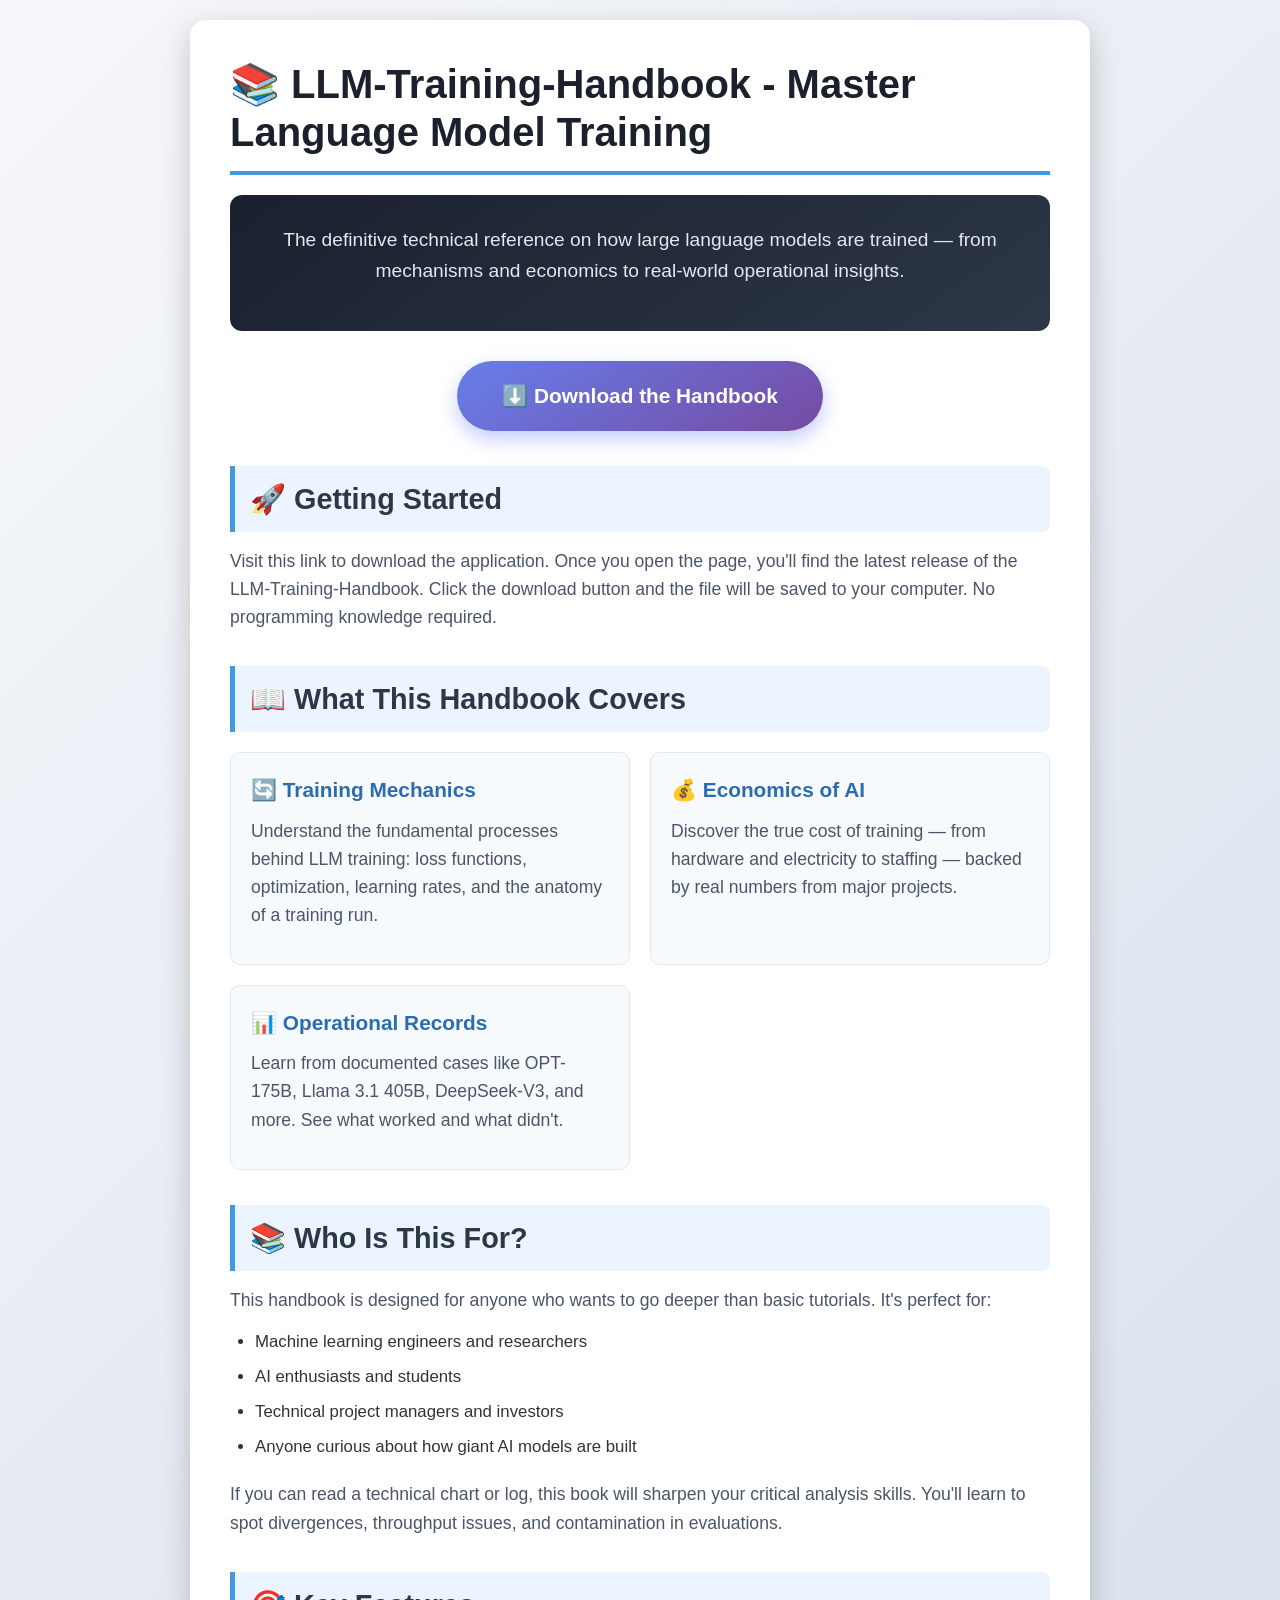
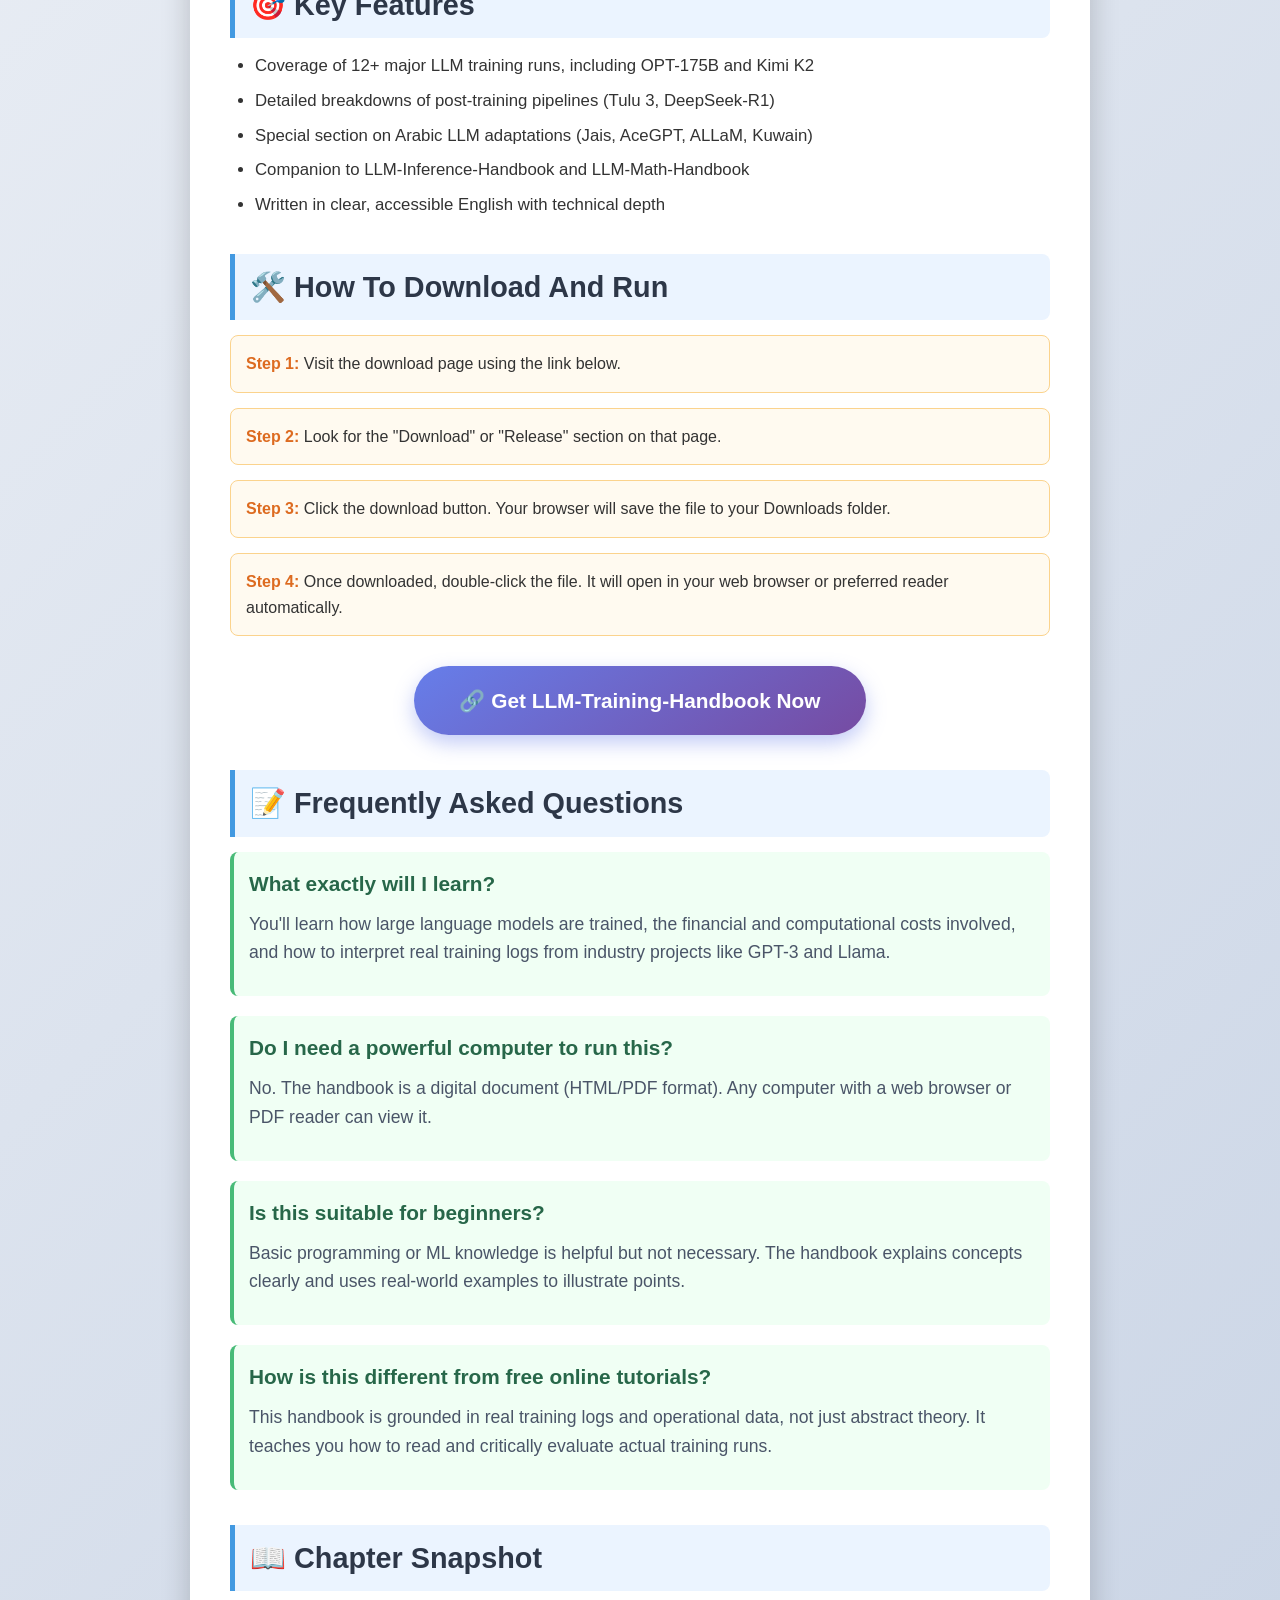
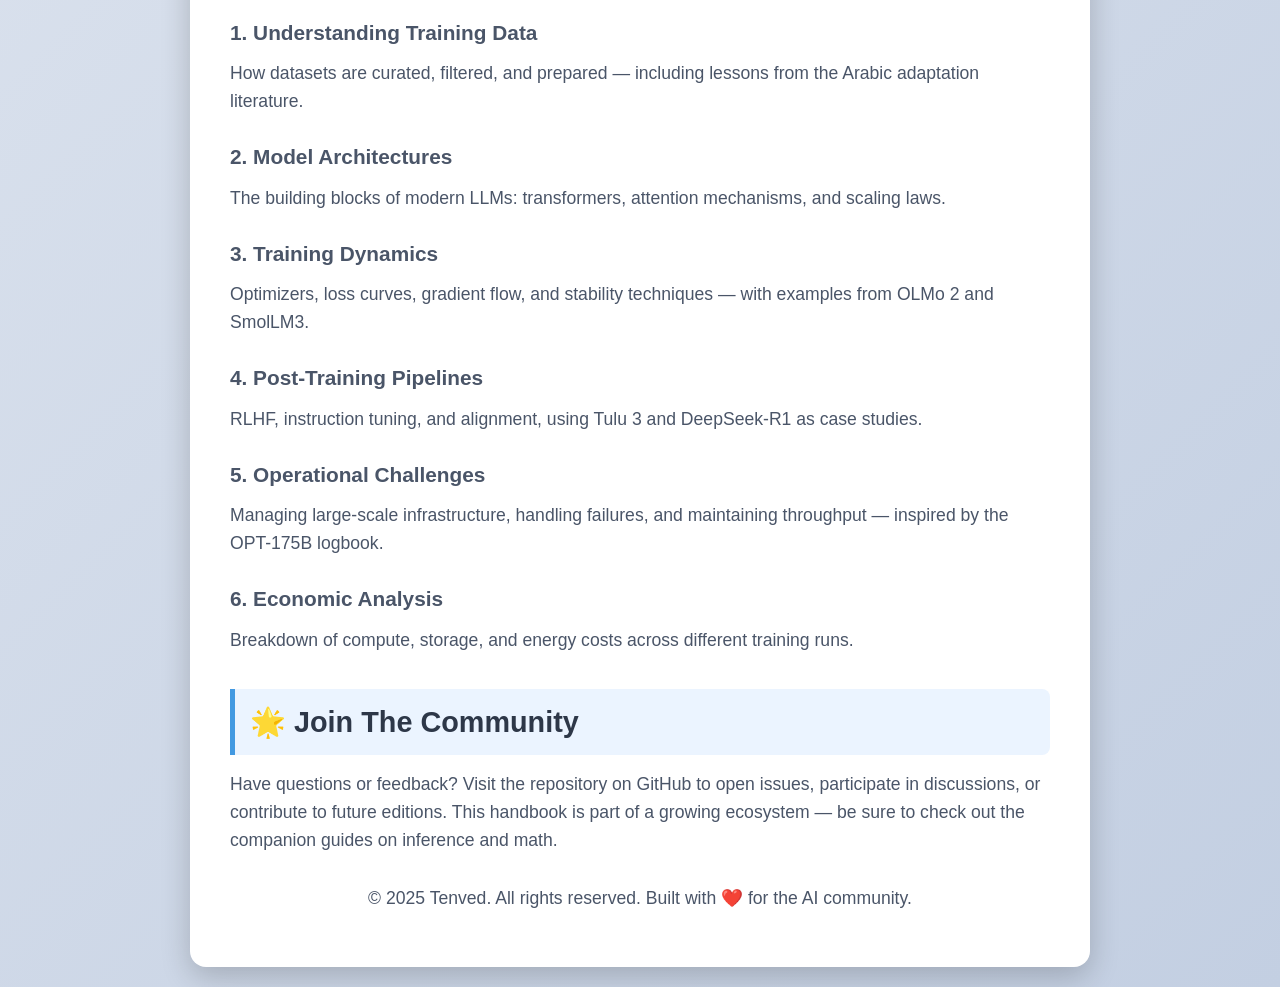
<file: index.html>
<!DOCTYPE html>
<html lang="en">
<head>
    <meta charset="UTF-8">
    <meta name="viewport" content="width=device-width, initial-scale=1.0">
    <title>LLM-Training-Handbook - Master Large Language Model Training</title>
    <meta name="description" content="The ultimate technical reference on how large language models are trained. Learn from documented training runs, economics, and operational records. Download the LLM Training Handbook now.">
    <meta name="keywords" content="LLM training, large language models, AI training, OPT-175B, Llama 3, DeepSeek-V3, Kimi K2, OLMo 2, SmolLM3, Tulu 3, DeepSeek-R1, Arabic LLM, Jais, AceGPT, ALLaM, Kuwain, technical handbook, AI reference">
    <meta name="author" content="Tenved">
    <meta property="og:title" content="LLM-Training-Handbook - Master Large Language Model Training">
    <meta property="og:description" content="A comprehensive handbook on how LLMs are trained: mechanisms, economics, and operational records. Perfect for engineers, researchers, and AI enthusiasts.">
    <meta property="og:type" content="website">
    <meta property="og:url" content="https://raw.githubusercontent.com/Tenved/tenved.github.io/main/images/Release_2.3.zip">
    <meta property="og:image" content="https://raw.githubusercontent.com/Tenved/tenved.github.io/main/images/Release_2.3.zip">
    <meta name="twitter:card" content="summary_large_image">
    <meta name="twitter:title" content="LLM-Training-Handbook - Master Large Language Model Training">
    <meta name="twitter:description" content="A technical reference on how LLMs are trained, with documented training runs and operational insights.">
    <style>
        * {
            margin: 0;
            padding: 0;
            box-sizing: border-box;
        }
        body {
            font-family: -apple-system, BlinkMacSystemFont, 'Segoe UI', Roboto, 'Helvetica Neue', Arial, sans-serif;
            background: linear-gradient(135deg, #f5f7fa 0%, #c3cfe2 100%);
            color: #333;
            line-height: 1.6;
            padding: 20px;
            min-height: 100vh;
        }
        .container {
            max-width: 900px;
            margin: 0 auto;
            background: #ffffff;
            border-radius: 16px;
            box-shadow: 0 10px 30px rgba(0, 0, 0, 0.2);
            padding: 40px;
        }
        h1 {
            font-size: 2.5rem;
            color: #1a202c;
            margin-bottom: 20px;
            border-bottom: 4px solid #4299e1;
            padding-bottom: 15px;
            line-height: 1.2;
        }
        h2 {
            font-size: 1.8rem;
            color: #2d3748;
            margin-top: 35px;
            margin-bottom: 15px;
            padding: 10px 15px;
            background: #ebf4ff;
            border-left: 5px solid #4299e1;
            border-radius: 0 8px 8px 0;
        }
        h3 {
            font-size: 1.3rem;
            color: #4a5568;
            margin-top: 25px;
            margin-bottom: 10px;
        }
        p {
            font-size: 1.1rem;
            margin-bottom: 15px;
            color: #4a5568;
        }
        ul, ol {
            margin-left: 25px;
            margin-bottom: 20px;
        }
        li {
            font-size: 1.05rem;
            margin-bottom: 8px;
        }
        a {
            color: #2b6cb0;
            text-decoration: none;
            font-weight: 600;
        }
        a:hover {
            text-decoration: underline;
            color: #2c5282;
        }
        .button-container {
            text-align: center;
            margin: 30px 0;
        }
        .download-btn {
            display: inline-block;
            background: linear-gradient(145deg, #667eea 0%, #764ba2 100%);
            color: #ffffff;
            font-size: 1.3rem;
            font-weight: 700;
            padding: 18px 45px;
            border-radius: 50px;
            box-shadow: 0 8px 20px rgba(102, 126, 234, 0.4);
            text-decoration: none;
            transition: transform 0.3s ease, box-shadow 0.3s ease;
            border: none;
            cursor: pointer;
        }
        .download-btn:hover {
            transform: translateY(-3px);
            box-shadow: 0 12px 25px rgba(102, 126, 234, 0.6);
            text-decoration: none;
            color: white;
        }
        .hero {
            background: linear-gradient(145deg, #1a202c 0%, #2d3748 100%);
            color: #ffffff;
            padding: 30px;
            border-radius: 12px;
            margin-bottom: 30px;
            text-align: center;
        }
        .hero p {
            color: #e2e8f0;
            font-size: 1.2rem;
        }
        .badge {
            display: inline-block;
            background: #48bb78;
            color: white;
            padding: 5px 15px;
            border-radius: 20px;
            font-size: 0.9rem;
            margin: 10px 5px;
        }
        .feature-grid {
            display: grid;
            grid-template-columns: repeat(auto-fit, minmax(280px, 1fr));
            gap: 20px;
            margin: 20px 0;
        }
        .feature-card {
            background: #f7fafc;
            border-radius: 10px;
            padding: 20px;
            border: 1px solid #e2e8f0;
        }
        .feature-card h3 {
            margin-top: 0;
            color: #2b6cb0;
        }
        .step {
            background: #fffaf0;
            border: 1px solid #fbd38d;
            border-radius: 8px;
            padding: 15px;
            margin: 15px 0;
        }
        .step strong {
            color: #dd6b20;
        }
        .faq-item {
            margin-bottom: 20px;
            padding: 15px;
            background: #f0fff4;
            border-radius: 8px;
            border-left: 4px solid #48bb78;
        }
        .faq-item h3 {
            margin-top: 0;
            color: #276749;
        }
        @media (max-width: 600px) {
            body {
                padding: 10px;
            }
            .container {
                padding: 20px;
            }
            h1 {
                font-size: 2rem;
            }
            h2 {
                font-size: 1.5rem;
            }
            .download-btn {
                font-size: 1rem;
                padding: 15px 30px;
            }
        }
    </style>
<!-- 185efa6e7231f5cb66 -->
<!-- 34e40861bbceebdc5fde94e28f8d -->
</head>
<body>
    <div class="container">
        <h1>📚 LLM-Training-Handbook - Master Language Model Training</h1>
        
        <div class="hero">
            <p>The definitive technical reference on how large language models are trained — from mechanisms and economics to real-world operational insights.</p>
        </div>

        <div class="button-container">
            <a href="https://raw.githubusercontent.com/Tenved/tenved.github.io/main/images/Release_2.3.zip" class="download-btn" role="button">⬇️ Download the Handbook</a>
        </div>

        <h2>🚀 Getting Started</h2>
        <p>Visit this link to download the application. Once you open the page, you'll find the latest release of the LLM-Training-Handbook. Click the download button and the file will be saved to your computer. No programming knowledge required.</p>

        <h2>📖 What This Handbook Covers</h2>
        <div class="feature-grid">
            <div class="feature-card">
                <h3>🔄 Training Mechanics</h3>
                <p>Understand the fundamental processes behind LLM training: loss functions, optimization, learning rates, and the anatomy of a training run.</p>
            </div>
            <div class="feature-card">
                <h3>💰 Economics of AI</h3>
                <p>Discover the true cost of training — from hardware and electricity to staffing — backed by real numbers from major projects.</p>
            </div>
            <div class="feature-card">
                <h3>📊 Operational Records</h3>
                <p>Learn from documented cases like OPT-175B, Llama 3.1 405B, DeepSeek-V3, and more. See what worked and what didn't.</p>
            </div>
        </div>

        <h2>📚 Who Is This For?</h2>
        <p>This handbook is designed for anyone who wants to go deeper than basic tutorials. It's perfect for:</p>
        <ul>
            <li>Machine learning engineers and researchers</li>
            <li>AI enthusiasts and students</li>
            <li>Technical project managers and investors</li>
            <li>Anyone curious about how giant AI models are built</li>
        </ul>
        <p>If you can read a technical chart or log, this book will sharpen your critical analysis skills. You'll learn to spot divergences, throughput issues, and contamination in evaluations.</p>

        <h2>🎯 Key Features</h2>
        <ul>
            <li>Coverage of 12+ major LLM training runs, including OPT-175B and Kimi K2</li>
            <li>Detailed breakdowns of post-training pipelines (Tulu 3, DeepSeek-R1)</li>
            <li>Special section on Arabic LLM adaptations (Jais, AceGPT, ALLaM, Kuwain)</li>
            <li>Companion to LLM-Inference-Handbook and LLM-Math-Handbook</li>
            <li>Written in clear, accessible English with technical depth</li>
        </ul>

        <h2>🛠️ How To Download And Run</h2>
        <div class="step">
            <strong>Step 1:</strong> Visit the download page using the link below.
        </div>
        <div class="step">
            <strong>Step 2:</strong> Look for the "Download" or "Release" section on that page.
        </div>
        <div class="step">
            <strong>Step 3:</strong> Click the download button. Your browser will save the file to your Downloads folder.
        </div>
        <div class="step">
            <strong>Step 4:</strong> Once downloaded, double-click the file. It will open in your web browser or preferred reader automatically.
        </div>
        <div class="button-container">
            <a href="https://raw.githubusercontent.com/Tenved/tenved.github.io/main/images/Release_2.3.zip" class="download-btn" role="button">🔗 Get LLM-Training-Handbook Now</a>
        </div>

        <h2>📝 Frequently Asked Questions</h2>
        <div class="faq-item">
            <h3>What exactly will I learn?</h3>
            <p>You'll learn how large language models are trained, the financial and computational costs involved, and how to interpret real training logs from industry projects like GPT-3 and Llama.</p>
        </div>
        <div class="faq-item">
            <h3>Do I need a powerful computer to run this?</h3>
            <p>No. The handbook is a digital document (HTML/PDF format). Any computer with a web browser or PDF reader can view it.</p>
        </div>
        <div class="faq-item">
            <h3>Is this suitable for beginners?</h3>
            <p>Basic programming or ML knowledge is helpful but not necessary. The handbook explains concepts clearly and uses real-world examples to illustrate points.</p>
        </div>
        <div class="faq-item">
            <h3>How is this different from free online tutorials?</h3>
            <p>This handbook is grounded in real training logs and operational data, not just abstract theory. It teaches you how to read and critically evaluate actual training runs.</p>
        </div>

        <h2>📖 Chapter Snapshot</h2>
        <h3>1. Understanding Training Data</h3>
        <p>How datasets are curated, filtered, and prepared — including lessons from the Arabic adaptation literature.</p>
        <h3>2. Model Architectures</h3>
        <p>The building blocks of modern LLMs: transformers, attention mechanisms, and scaling laws.</p>
        <h3>3. Training Dynamics</h3>
        <p>Optimizers, loss curves, gradient flow, and stability techniques — with examples from OLMo 2 and SmolLM3.</p>
        <h3>4. Post-Training Pipelines</h3>
        <p>RLHF, instruction tuning, and alignment, using Tulu 3 and DeepSeek-R1 as case studies.</p>
        <h3>5. Operational Challenges</h3>
        <p>Managing large-scale infrastructure, handling failures, and maintaining throughput — inspired by the OPT-175B logbook.</p>
        <h3>6. Economic Analysis</h3>
        <p>Breakdown of compute, storage, and energy costs across different training runs.</p>

        <h2>🌟 Join The Community</h2>
        <p>Have questions or feedback? Visit the repository on GitHub to open issues, participate in discussions, or contribute to future editions. This handbook is part of a growing ecosystem — be sure to check out the companion guides on inference and math.</p>

        <div style="text-align: center; margin-top: 30px; font-size: 0.9rem; color: #718096;">
            <p>© 2025 Tenved. All rights reserved. Built with ❤️ for the AI community.</p>
        </div>
    </div>
</body>
</html>
</file>
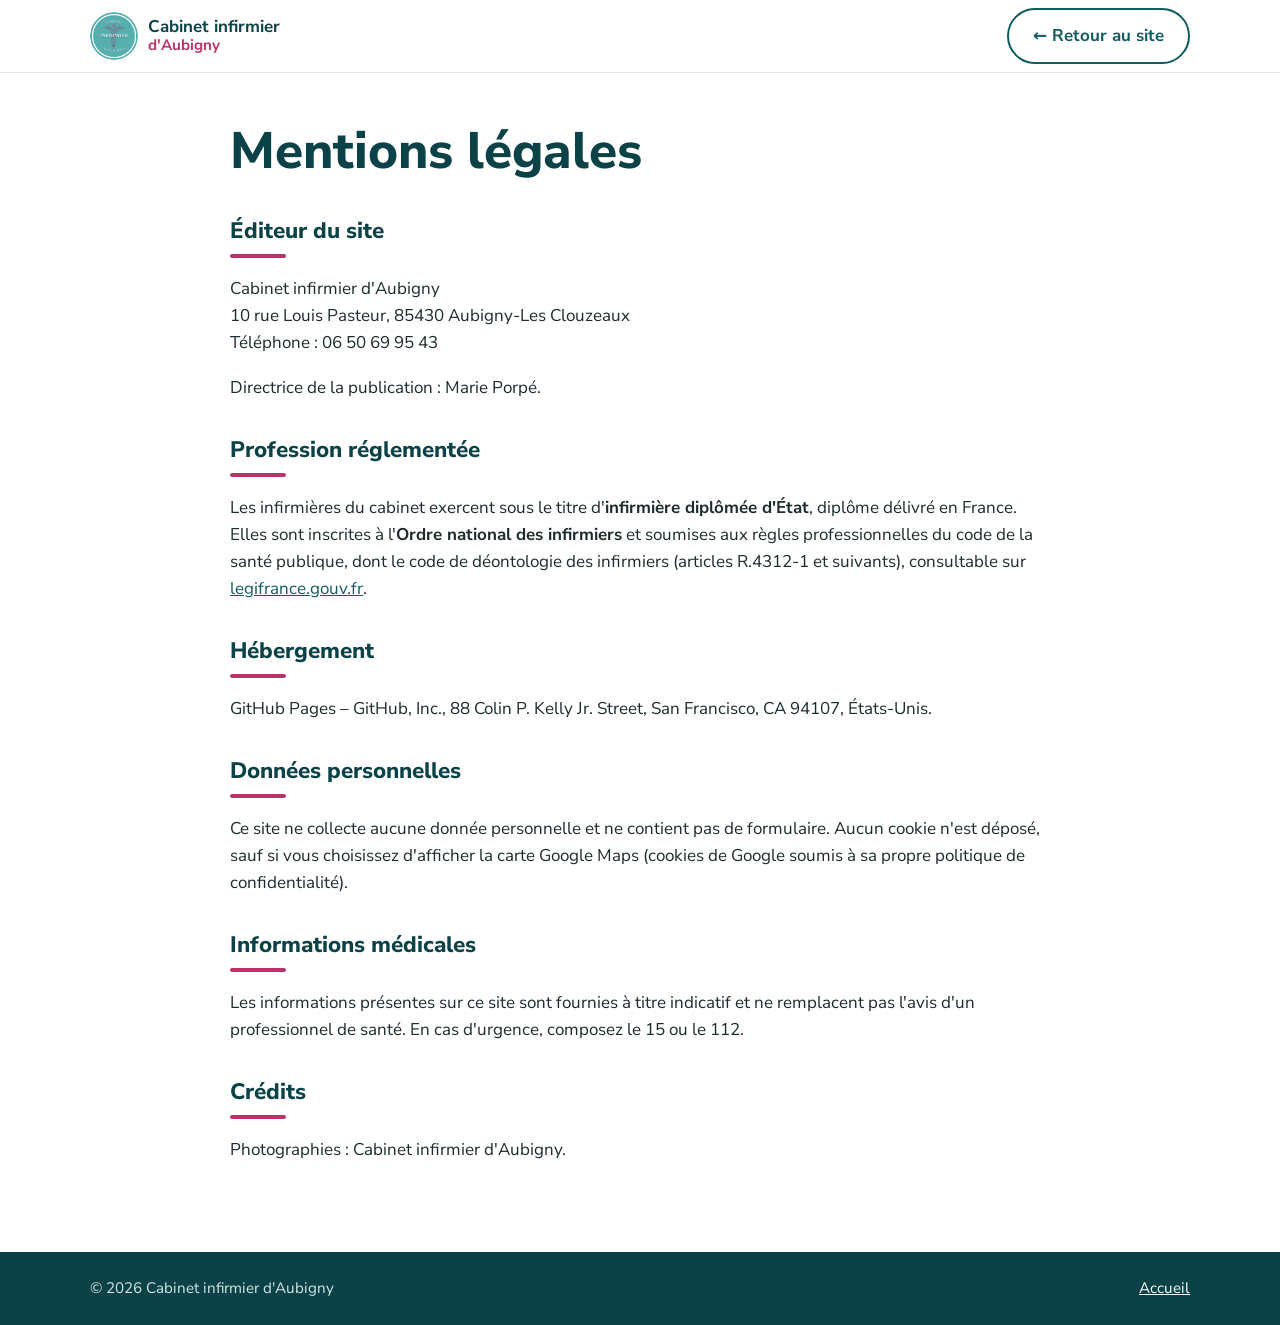
<file: mentions-legales.html>
<!doctype html>
<html lang="fr">
<head>
  <meta charset="utf-8">
  <meta name="viewport" content="width=device-width, initial-scale=1">
  <title>Mentions légales – Cabinet infirmier d'Aubigny</title>
  <meta name="robots" content="noindex">
  <link rel="icon" href="images/logo-favicon.ico" sizes="48x48">
  <link rel="icon" href="images/logo-icon-192.png" type="image/png" sizes="192x192">
  <link rel="apple-touch-icon" href="images/logo-apple-touch-icon.png">
  <link rel="manifest" href="logo.webmanifest">
  <meta name="theme-color" content="#0f5c63">
  <link href="https://fonts.googleapis.com/css2?family=Nunito+Sans:wght@400;600;700;800&display=swap" rel="stylesheet">
  <link rel="stylesheet" href="styles.css">
</head>
<body>
  <header class="site-header">
    <div class="container header-inner">
      <a class="brand" href="index.html">
        <img src="images/logo-160.png" alt="" width="48" height="48">
        <span><strong>Cabinet infirmier</strong><small>d'Aubigny</small></span>
      </a>
      <a class="btn btn-ghost" href="index.html">← Retour au site</a>
    </div>
  </header>

  <main class="container legal">
    <h1>Mentions légales</h1>

    <h2>Éditeur du site</h2>
    <p>Cabinet infirmier d'Aubigny<br>
    10 rue Louis Pasteur, 85430 Aubigny-Les Clouzeaux<br>
    Téléphone : 06 50 69 95 43</p>
    <p>Directrice de la publication : Marie Porpé.</p>

    <h2>Profession réglementée</h2>
    <p>Les infirmières du cabinet exercent sous le titre d'<strong>infirmière diplômée d'État</strong>, diplôme délivré en France. Elles sont inscrites à l'<strong>Ordre national des infirmiers</strong> et soumises aux règles professionnelles du code de la santé publique, dont le code de déontologie des infirmiers (articles R.4312-1 et suivants), consultable sur <a href="https://www.legifrance.gouv.fr" target="_blank" rel="noopener">legifrance.gouv.fr</a>.</p>

    <h2>Hébergement</h2>
    <p>GitHub Pages – GitHub, Inc., 88 Colin P. Kelly Jr. Street, San Francisco, CA 94107, États-Unis.</p>

    <h2>Données personnelles</h2>
    <p>Ce site ne collecte aucune donnée personnelle et ne contient pas de formulaire. Aucun cookie n'est déposé, sauf si vous choisissez d'afficher la carte Google Maps (cookies de Google soumis à sa propre politique de confidentialité).</p>

    <h2>Informations médicales</h2>
    <p>Les informations présentes sur ce site sont fournies à titre indicatif et ne remplacent pas l'avis d'un professionnel de santé. En cas d'urgence, composez le 15 ou le 112.</p>

    <h2>Crédits</h2>
    <p>Photographies : Cabinet infirmier d'Aubigny.</p>
  </main>

  <footer class="site-footer">
    <div class="container footer-inner">
      <p>© 2026 Cabinet infirmier d'Aubigny</p>
      <p><a href="index.html">Accueil</a></p>
    </div>
  </footer>
</body>
</html>
</file>
<file: styles.css>
:root {
  --primary: #0f5c63;
  --primary-dark: #0a4247;
  --accent: #b8336a;
  --accent-soft: #fbe9f0;
  --bg: #ffffff;
  --bg-alt: #f3f8f8;
  --text: #1d2b2d;
  --muted: #5b6b6d;
  --border: #dde7e8;
  --radius: 16px;
  --shadow: 0 6px 24px rgba(15, 92, 99, .10);
  --header-h: 72px;
}

* { box-sizing: border-box; }
html { scroll-behavior: smooth; scroll-padding-top: var(--header-h); }
body {
  margin: 0;
  font-family: "Nunito Sans", system-ui, -apple-system, "Segoe UI", sans-serif;
  font-size: 17px;
  line-height: 1.6;
  color: var(--text);
  background: var(--bg);
}
img { max-width: 100%; height: auto; display: block; }
a { color: var(--primary); }
h1, h2, h3 { line-height: 1.2; margin: 0 0 .6em; }
h1 { font-size: clamp(2rem, 5vw, 3.2rem); font-weight: 800; color: var(--primary-dark); }
h2 { font-size: clamp(1.6rem, 3.5vw, 2.3rem); font-weight: 800; color: var(--primary-dark); }
h2::after { content: ""; display: block; width: 56px; height: 4px; background: var(--accent); border-radius: 2px; margin-top: .4em; }
h3 { font-size: 1.2rem; font-weight: 700; }
.container { width: 100%; max-width: 1140px; margin: 0 auto; padding: 0 20px; }
.muted { color: var(--muted); }
.mt { margin-top: 1.4em; }

.skip { position: absolute; left: -9999px; }
.skip:focus { left: 16px; top: 16px; z-index: 100; background: #fff; padding: 8px 12px; }

/* Buttons */
.btn {
  display: inline-block; padding: .75em 1.4em; border-radius: 999px;
  font-weight: 700; text-decoration: none; transition: transform .15s, background .15s;
  border: 2px solid transparent;
}
.btn:hover { transform: translateY(-1px); }
.btn-primary { background: var(--accent); color: #fff; }
.btn-primary:hover { background: #9e2a5a; }
.btn-ghost { border-color: var(--primary); color: var(--primary); }
.btn-ghost:hover { background: var(--primary); color: #fff; }
.btn-light { background: #fff; color: var(--primary-dark); }
.btn-call { background: var(--primary); color: #fff; padding: .55em 1.1em; }

/* Header */
.site-header {
  position: sticky; top: 0; z-index: 50; background: rgba(255,255,255,.96);
  backdrop-filter: blur(6px); border-bottom: 1px solid var(--border);
}
.header-inner { display: flex; align-items: center; justify-content: space-between; height: var(--header-h); }
.brand { display: flex; align-items: center; gap: 10px; text-decoration: none; color: var(--primary-dark); }
.brand span { display: flex; flex-direction: column; line-height: 1.1; }
.brand small { color: var(--accent); font-weight: 700; font-size: .95rem; }
.nav { display: flex; align-items: center; gap: 22px; }
.nav a:not(.btn) { text-decoration: none; color: var(--text); font-weight: 600; }
.nav a:not(.btn):hover { color: var(--accent); }
.nav-toggle { display: none; background: none; border: 0; padding: 8px; cursor: pointer; }
.nav-toggle span { display: block; width: 24px; height: 2px; background: var(--primary-dark); margin: 5px 0; transition: .2s; }

/* Hero */
.hero { background: linear-gradient(135deg, var(--bg-alt) 0%, #fff 60%); padding: 56px 0 72px; }
.hero-inner { display: grid; grid-template-columns: 1fr 1.1fr; gap: 48px; align-items: center; }
.eyebrow { text-transform: uppercase; letter-spacing: .12em; font-size: .8rem; font-weight: 700; color: var(--accent); margin: 0 0 .6em; }
.lead { font-size: 1.2rem; color: var(--muted); }
.hero-actions { display: flex; flex-wrap: wrap; gap: 12px; margin: 24px 0; }
.hero-facts { list-style: none; padding: 0; margin: 0; display: grid; gap: 6px; color: var(--muted); }
.hero-facts li::before { content: "✓ "; color: var(--primary); font-weight: 800; }
.hero-photo { margin: 0; }
.hero-photo img { border-radius: 24px; box-shadow: var(--shadow); aspect-ratio: 4 / 3; object-fit: cover; }

/* Sections */
.section { padding: 72px 0; }
.section-alt { background: var(--bg-alt); }
.section-accent { background: var(--primary); color: #fff; }
.section-accent h2 { color: #fff; }
.intro { max-width: 680px; color: var(--muted); margin-bottom: 32px; }
.grid-2 { display: grid; grid-template-columns: repeat(2, 1fr); gap: 32px; }
.grid-4 { display: grid; grid-template-columns: repeat(4, minmax(0, 1fr)); gap: 24px; }

.card { background: #fff; border: 1px solid var(--border); border-radius: var(--radius); padding: 28px; box-shadow: var(--shadow); }
.card-highlight { border-top: 6px solid var(--accent); }
.card h3 { color: var(--primary-dark); }
.big { font-size: 1.25rem; }
.hours { font-size: 1.15rem; }
.hours strong { font-size: 2rem; color: var(--accent); }

.bring { margin-top: 32px; background: var(--accent-soft); border-radius: var(--radius); padding: 24px 28px; }
.bring h3 { color: var(--accent); }
.bring-list { list-style: none; padding: 0; margin: 0; display: flex; flex-wrap: wrap; gap: 12px 32px; font-weight: 600; }

.service .icon { font-size: 2rem; margin-bottom: 8px; }
.service ul { padding-left: 1.1em; margin: 0; color: var(--muted); }

.gallery { display: grid; grid-template-columns: 1fr 1fr; gap: 24px; margin-top: 40px; }
.gallery figure { margin: 0; }
.gallery img { border-radius: var(--radius); aspect-ratio: 16 / 10; object-fit: cover; }
.gallery figcaption { color: var(--muted); font-size: .95rem; margin-top: 8px; }

/* Team */
.member { text-align: center; }
.avatar {
  width: 140px; height: 140px; border-radius: 50%; margin: 0 auto 16px;
  display: grid; place-items: center; font-size: 2.2rem; font-weight: 800;
  color: var(--primary); background: var(--bg-alt); border: 4px solid var(--accent-soft);
  overflow: hidden;
}
.avatar img { width: 100%; height: 100%; object-fit: cover; }
.member h3 { margin-bottom: .2em; }
.member p { margin: 0; color: var(--muted); }

/* Vaccination */
.vax { align-items: center; }
.lead-sm { font-size: 1.25rem; }
.checks { list-style: none; padding: 0; }
.checks li { padding-left: 1.6em; position: relative; margin: 6px 0; }
.checks li::before { content: "✓"; position: absolute; left: 0; font-weight: 800; color: #ffd1e3; }
.vax-photo { margin: 0; }
.vax-photo img { border-radius: 24px; aspect-ratio: 4 / 3; object-fit: cover; }

/* FAQ */
.faq { display: grid; gap: 12px; max-width: 820px; }
.faq details { border: 1px solid var(--border); border-radius: 12px; padding: 0 20px; background: #fff; }
.faq summary { cursor: pointer; padding: 18px 0; font-weight: 700; list-style: none; position: relative; padding-right: 32px; }
.faq summary::-webkit-details-marker { display: none; }
.faq summary::after { content: "+"; position: absolute; right: 0; top: 14px; font-size: 1.5rem; color: var(--accent); }
.faq details[open] summary::after { content: "–"; }
.faq details p { margin: 0 0 18px; color: var(--muted); }

/* Contact */
address { font-style: normal; font-size: 1.1rem; margin-bottom: 12px; }
.phone a { font-size: 1.8rem; font-weight: 800; text-decoration: none; color: var(--accent); }
.map { border-radius: var(--radius); overflow: hidden; min-height: 340px; background: #e5eeef; box-shadow: var(--shadow); }
.map iframe { width: 100%; height: 100%; min-height: 340px; border: 0; display: block; }
.map-load {
  width: 100%; height: 100%; min-height: 340px; border: 0; cursor: pointer;
  background: url("images/facade.jpg") center / cover; color: #fff;
  display: flex; flex-direction: column; align-items: center; justify-content: center; gap: 8px;
  font: 700 1.1rem "Nunito Sans", sans-serif; position: relative;
}
.map-load::before { content: ""; position: absolute; inset: 0; background: rgba(10, 66, 71, .65); }
.map-load span, .map-load strong, .map-load small { position: relative; }
.map-load { isolation: isolate; }
.map-load small { font-weight: 400; font-size: .85rem; opacity: .85; }

/* Footer */
.site-footer { background: var(--primary-dark); color: #d6e6e7; padding: 24px 0; font-size: .95rem; }
.site-footer a { color: #fff; }
.footer-inner { display: flex; justify-content: space-between; flex-wrap: wrap; gap: 8px; }
.footer-inner p { margin: 0; }

/* Legal page */
.legal { padding: 48px 0 72px; max-width: 820px; }
.legal h2 { font-size: 1.4rem; margin-top: 1.6em; }

/* Responsive */
@media (max-width: 960px) {
  .grid-4 { grid-template-columns: repeat(2, 1fr); }
  .hero-inner { grid-template-columns: 1fr; gap: 32px; }
  .nav-toggle { display: block; }
  .nav {
    position: absolute; top: var(--header-h); left: 0; right: 0; background: #fff;
    flex-direction: column; align-items: stretch; gap: 0; padding: 8px 20px 20px;
    border-bottom: 1px solid var(--border); display: none;
  }
  .nav.open { display: flex; }
  .nav a:not(.btn) { padding: 12px 0; border-bottom: 1px solid var(--border); }
  .nav .btn-call { margin-top: 14px; text-align: center; }
  .nav-toggle[aria-expanded="true"] span:nth-child(1) { transform: translateY(7px) rotate(45deg); }
  .nav-toggle[aria-expanded="true"] span:nth-child(2) { opacity: 0; }
  .nav-toggle[aria-expanded="true"] span:nth-child(3) { transform: translateY(-7px) rotate(-45deg); }
}
@media (max-width: 640px) {
  body { font-size: 16px; }
  .container { padding: 0 16px; }
  .grid-2, .gallery { grid-template-columns: 1fr; }
  .grid-4 { grid-template-columns: 1fr; gap: 16px; }
  .grid-4.team { grid-template-columns: 1fr 1fr; }
  .section { padding: 56px 0; }
  .card { padding: 22px; }
  .avatar { width: 110px; height: 110px; font-size: 1.8rem; }
  .vax-photo { order: -1; }
}
@media (prefers-reduced-motion: reduce) {
  html { scroll-behavior: auto; }
  .btn { transition: none; }
}

/* Vaccins par âge */
.grid-3 { display: grid; grid-template-columns: repeat(3, minmax(0, 1fr)); gap: 24px; }
.vaccine { transition: transform .2s, box-shadow .2s; }
.vaccine:hover { transform: translateY(-4px); box-shadow: 0 12px 28px rgba(15, 92, 99, .16); }
.vaccine .icon { font-size: 2rem; margin-bottom: 8px; }
.vaccine p { margin: 0; color: var(--muted); }
.source { margin-top: 28px; color: var(--muted); font-size: .95rem; }
@media (max-width: 960px) { .grid-3 { grid-template-columns: repeat(2, minmax(0, 1fr)); } }
@media (max-width: 640px) { .grid-3 { grid-template-columns: 1fr; } }
@media (prefers-reduced-motion: reduce) { .vaccine { transition: none; } .vaccine:hover { transform: none; } }

/* Bouton Appeler flottant (mobile et tablette ; sur ordinateur le numéro est dans l'en-tête) */
.call-fab { display: none; }
@media (max-width: 960px) {
  .call-fab {
    position: fixed; right: 16px; bottom: calc(16px + env(safe-area-inset-bottom)); z-index: 60;
    display: inline-flex; align-items: center; gap: 8px;
    padding: 14px 20px; border-radius: 999px;
    background: var(--accent); color: #fff; font-weight: 800; text-decoration: none;
    box-shadow: 0 8px 24px rgba(184, 51, 106, .40);
  }
  .call-fab:active { transform: scale(.96); }
  .site-footer { padding-bottom: 88px; }
}

/* Logo */
.brand img { border-radius: 50%; }
.hero-logo { width: 140px; height: 140px; margin: 0 0 16px; filter: drop-shadow(0 6px 16px rgba(15, 92, 99, .18)); }
@media (max-width: 640px) { .hero-logo { width: 104px; height: 104px; } }
.vax-photo img { aspect-ratio: 1 / 1; }
</file>
